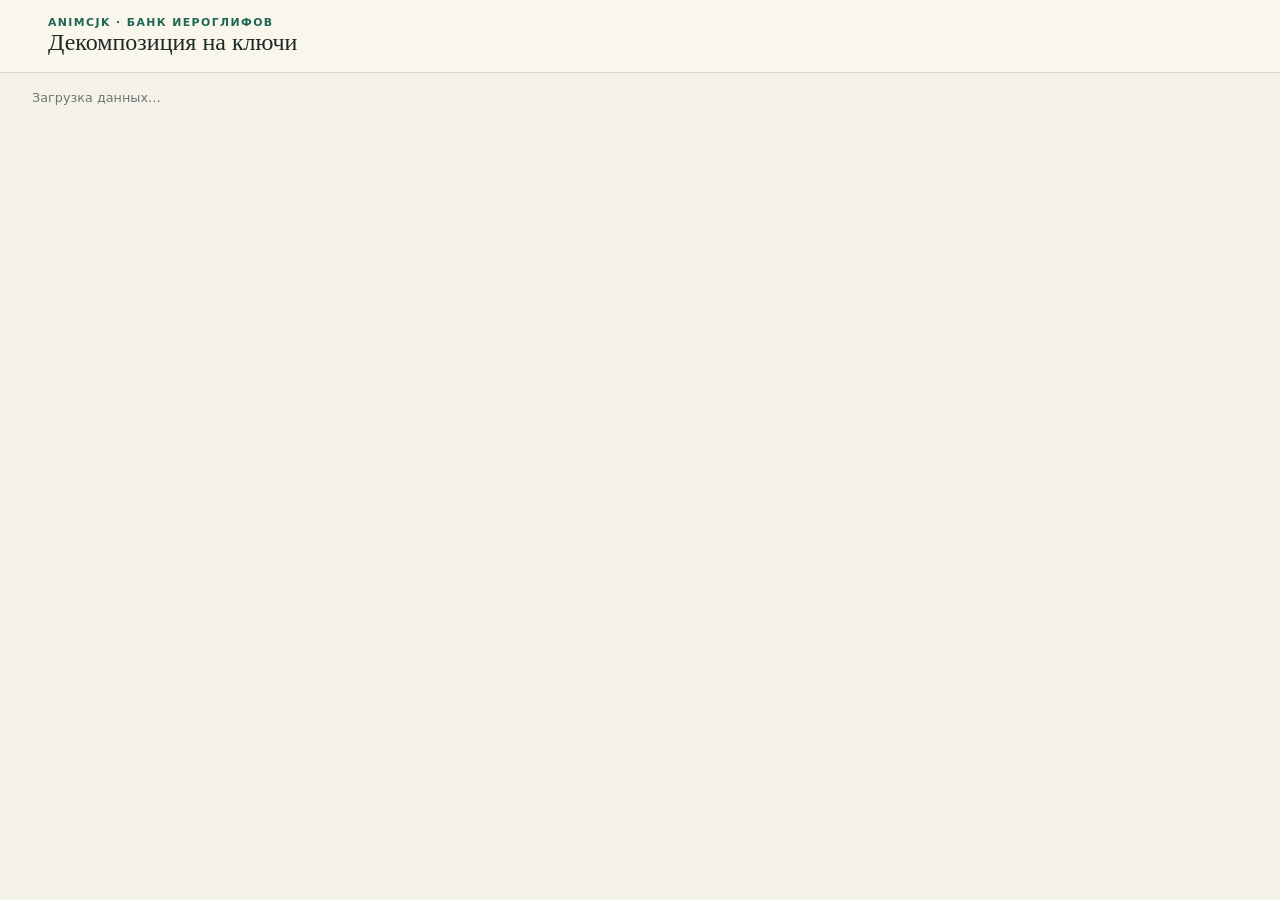
<file: index.html>
<!doctype html>
<html lang="ru">
<head>
  <meta charset="utf-8">
  <meta name="viewport" content="width=device-width, initial-scale=1">
  <meta http-equiv="refresh" content="0; url=./exercises/bank.html">
  <title>Банк иероглифов — декомпозиция</title>
</head>
<body>
  <p><a href="./exercises/bank.html">Банк иероглифов — декомпозиция</a></p>
</body>
</html>
</file>
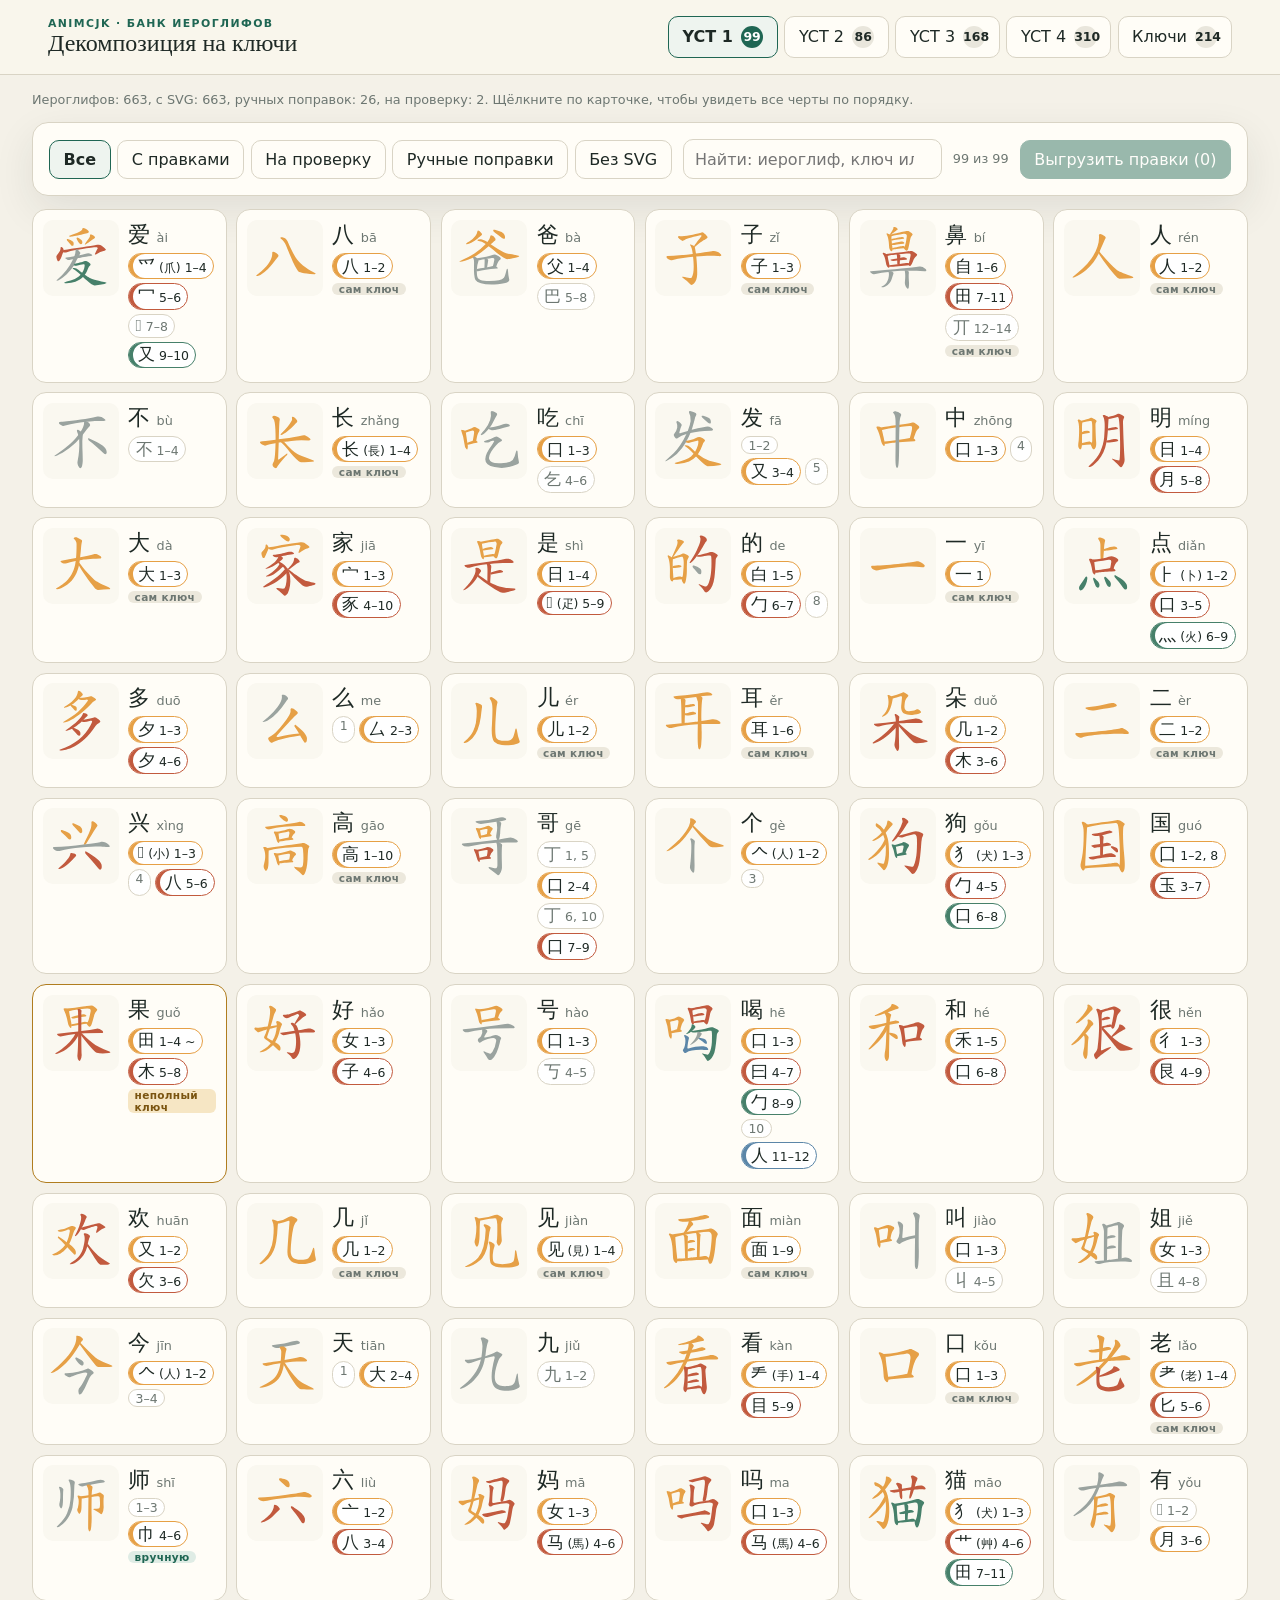
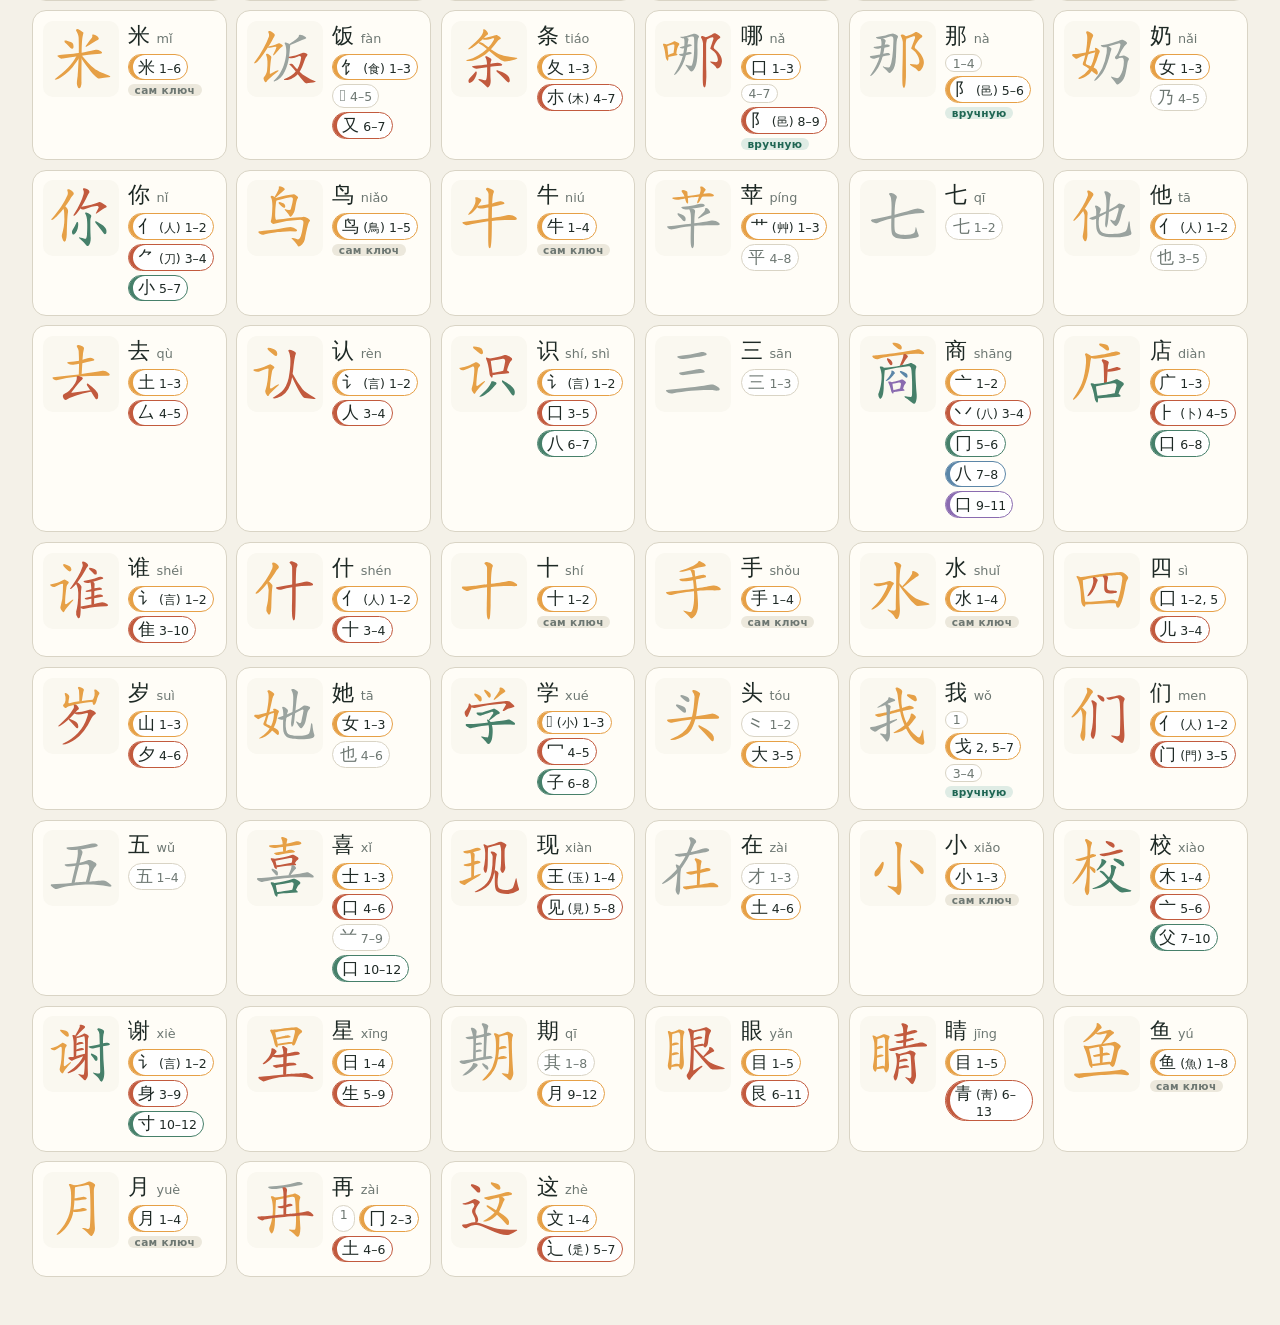
<file: exercises/bank.html>
<!doctype html>
<html lang="ru">
<head>
  <meta charset="utf-8">
  <meta name="viewport" content="width=device-width, initial-scale=1">
  <meta name="color-scheme" content="light">
  <title>Банк иероглифов — декомпозиция</title>
  <link rel="stylesheet" href="./styles.css">
  <link rel="stylesheet" href="./bank.css">
</head>
<body>
  <header class="ed-top">
    <div>
      <p class="ed-eyebrow">ANIMCJK · БАНК ИЕРОГЛИФОВ</p>
      <h1>Декомпозиция на ключи</h1>
    </div>
    <nav id="tabs" class="ed-tabs" role="tablist" aria-label="Раздел"></nav>
  </header>
  <main class="ed-main">
    <p id="status" class="ed-hint" role="status">Загрузка данных…</p>
    <section id="toolbar" class="ed-card bk-toolbar" hidden>
      <div id="filters" class="ed-tabs" role="group" aria-label="Фильтр"></div>
      <input id="search" class="bk-search" type="search" placeholder="Найти: иероглиф, ключ или пиньинь" autocomplete="off" spellcheck="false">
      <span id="count" class="ed-hint"></span>
      <button id="export" class="primary" type="button" disabled>Выгрузить правки (0)</button>
      <button id="reset" type="button" hidden>Сбросить все</button>
    </section>
    <section id="grid" class="bk-grid" hidden></section>
    <section id="keys" class="ed-card" hidden></section>
    <dialog id="detail" class="bk-detail"></dialog>
  </main>
  <script type="module" src="./bank-page.js"></script>
</body>
</html>
</file>
<file: exercises/styles.css>
:root {
  --ink: #1e2925; --muted: #6d7772; --paper: #f4f1e8; --card: #fffdf7; --line: #d9d4c5;
  --green: #1f6653; --red: #b94d42; --amber: #b07d1f; --glyph: #171d1b;
  --shadow: 0 14px 40px rgb(34 49 42 / 9%);
  font-family: Inter, ui-sans-serif, system-ui, -apple-system, "Segoe UI", sans-serif;
  color: var(--ink); background: var(--paper);
}
* { box-sizing: border-box; }
[hidden] { display: none !important; }
body { margin: 0; min-width: 320px; background: var(--paper); }
button, input, select { font: inherit; }
button, input { border: 1px solid var(--line); border-radius: 10px; background: var(--card); color: var(--ink); }
button { padding: .55rem .85rem; cursor: pointer; transition: .14s ease; }
button:hover:not(:disabled) { border-color: var(--green); }
button:disabled { cursor: not-allowed; opacity: .45; }
button.primary { border-color: var(--green); background: var(--green); color: #fff; }
:focus-visible { outline: 3px solid #e4b44f; outline-offset: 2px; }
h1, h2, h3, p { margin: 0; }
h1 { font-family: Georgia, serif; font-size: 1.5rem; font-weight: 500; }
h2 { font-size: 1.05rem; }

/* ------------------------------------------------------------ редактор */
.ed-top { display: flex; flex-wrap: wrap; align-items: center; justify-content: space-between; gap: 1rem; padding: 1rem clamp(1rem, 4vw, 3rem); border-bottom: 1px solid var(--line); background: #f9f6ec; }
.ed-eyebrow, .ed-label { color: var(--green); font-size: .68rem; font-weight: 800; letter-spacing: .13em; text-transform: uppercase; }
.ed-tabs { display: flex; flex-wrap: wrap; gap: .4rem; }
.ed-tab { display: flex; align-items: center; gap: .5rem; }
.ed-tab b { display: grid; place-items: center; width: 1.4rem; height: 1.4rem; border-radius: 50%; background: #e9e6dc; font-size: .78rem; }
.ed-tab.is-active { border-color: var(--green); background: #eef4ef; font-weight: 600; }
.ed-tab.is-active b { background: var(--green); color: #fff; }
.ed-main { width: min(1280px, 100%); margin: auto; padding: 1rem clamp(.75rem, 2.5vw, 2rem) 3rem; display: grid; gap: .8rem; }
.ed-card { padding: 1rem; border: 1px solid var(--line); border-radius: 16px; background: var(--card); box-shadow: var(--shadow); min-width: 0; }
.ed-composer { display: flex; flex-wrap: wrap; align-items: end; gap: .7rem; }
.ed-field { display: grid; gap: .3rem; }
.ed-grow { flex: 1 1 14rem; }
.ed-field input { min-height: 46px; padding: .5rem .7rem; }
.ed-hanzi-input { font-family: "Noto Serif SC", "Songti SC", SimSun, serif; font-size: 1.5rem; }
.ed-hint { color: var(--muted); font-size: .8rem; line-height: 1.45; }
.ed-hint.is-error, .ed-problems { color: var(--red); }
.ed-empty { color: var(--muted); font-size: .85rem; }
.ed-check { display: inline-flex; align-items: center; gap: .4rem; font-size: .82rem; color: var(--muted); }
.ed-check input { width: auto; }

.ed-chars { display: flex; flex-wrap: wrap; gap: .4rem; }
.ed-char { min-width: 3.2rem; padding: .3rem .6rem; font-family: "Noto Serif SC", "Songti SC", serif; font-size: 1.6rem; border-bottom-width: 4px; }
.ed-char.is-ok { border-bottom-color: var(--green); }
.ed-char.is-bad { border-bottom-color: var(--amber); }
.ed-char.is-active { background: #eef4ef; border-color: var(--green); }

.ed-editor { display: grid; grid-template-columns: minmax(280px, 400px) 1fr; gap: .8rem; align-items: start; }
@media (max-width: 860px) { .ed-editor { grid-template-columns: 1fr; } }
.ed-canvas-head { display: flex; justify-content: space-between; align-items: center; margin-bottom: .5rem; }
.ed-canvas, .pl-glyph { aspect-ratio: 1; border-radius: 12px; background-color: #faf8f0; background-image: linear-gradient(#e4e0d5 1px, transparent 1px), linear-gradient(90deg, #e4e0d5 1px, transparent 1px); background-size: 12.5% 12.5%; overflow: hidden; }
.ed-canvas svg, .pl-glyph svg { display: block; width: 100%; height: 100%; padding: 6%; }
.ed-stroke { fill: var(--glyph); transition: fill .12s; }
.ed-stroke.is-clickable { cursor: pointer; }
.ed-stroke.is-clickable:hover { fill: var(--red); }
.ed-stroke.is-cut { fill: rgb(193 78 66 / 55%); }
.ed-stroke.is-hover { fill: #e4b44f !important; }
.ed-badge circle { fill: #fff; stroke: #aaa; stroke-width: 4; }
.ed-badge text { font: 700 34px sans-serif; fill: #555; }

.ed-inspector { display: grid; gap: .6rem; align-content: start; }
.ed-row { display: flex; align-items: center; gap: .6rem; padding: .3rem .4rem; border-radius: 10px; }
.ed-row:hover { background: #f2efe4; }
.ed-num { min-width: 2.6rem; font-family: ui-monospace, monospace; font-size: .8rem; color: var(--muted); }
.ed-stroke-icon { display: grid; place-items: center; width: 2.4rem; height: 2.4rem; border: 1px solid var(--line); border-radius: 8px; background: #fff; }
.ed-stroke-icon svg { width: 80%; height: 80%; }
.ed-stroke-icon.is-unknown { color: var(--red); font-weight: 700; }
.ed-row-note { flex: 1; font-size: .75rem; color: var(--muted); }
.ed-link { padding: .2rem .4rem; border: 0; background: none; color: var(--green); font-size: .78rem; text-decoration: underline; }
.ed-picker { display: grid; grid-template-columns: repeat(auto-fill, minmax(2.6rem, 1fr)); gap: .3rem; padding: .5rem; border: 1px dashed var(--line); border-radius: 10px; }
.ed-pick { aspect-ratio: 1; padding: .2rem; }
.ed-pick svg { width: 100%; height: 100%; }

.ed-chips { display: flex; flex-wrap: wrap; gap: .4rem; }
.ed-chip { display: inline-flex; flex-direction: column; align-items: center; min-width: 3.2rem; padding: .25rem .5rem; line-height: 1.1; }
.ed-chip small { color: var(--muted); font-size: .65rem; }
.ed-chip-char { font-family: "Noto Serif SC", "Songti SC", serif; font-size: 1.5rem; }
.ed-chip.is-on { border-color: var(--green); background: #e3efe8; }
.ed-chip.is-disabled { opacity: .35; cursor: not-allowed; }
.ed-chip.is-decoy { flex-direction: row; gap: .3rem; padding-right: .2rem; }
.ed-x { padding: 0 .35rem; border: 0; background: none; color: var(--red); font-size: 1.1rem; }
.ed-key-card { display: grid; gap: .5rem; padding: .7rem; border: 1px solid var(--line); border-left: 6px solid var(--key-color); border-radius: 12px; }
.ed-key-head { display: flex; align-items: center; gap: .6rem; }
.ed-badge-num { display: grid; place-items: center; width: 1.7rem; height: 1.7rem; border-radius: 50%; background: var(--key-color); color: #fff; font-weight: 700; }
.ed-key-char { font-family: "Noto Serif SC", "Songti SC", serif; font-size: 2rem; }
.ed-key-actions { display: flex; flex-wrap: wrap; gap: .4rem; }
.ed-search { width: 100%; padding: .45rem .6rem; margin-bottom: .4rem; }
.ed-pool { max-height: 15rem; overflow: auto; padding: .4rem; border: 1px dashed var(--line); border-radius: 10px; }
.ed-problems { margin: 0; padding-left: 1.2rem; font-size: .82rem; }
.ed-preview-head { display: flex; flex-wrap: wrap; align-items: center; gap: .7rem; margin-bottom: .6rem; }
.ed-preview-head h2 { margin-right: auto; }
.ed-file { padding: .5rem .8rem; border: 1px solid var(--line); border-radius: 10px; cursor: pointer; font-size: .9rem; }
.ed-file input { display: none; }

/* ------------------------------------------------------------ банк иероглифов */
.ed-bank { display: grid; gap: .6rem; }
.ed-bank-head { display: flex; flex-wrap: wrap; align-items: center; gap: .7rem; }
.ed-bank-groups { display: flex; flex-wrap: wrap; gap: .4rem; flex: 1 1 auto; }
.ed-bank-grid { display: grid; grid-template-columns: repeat(auto-fill, minmax(2.9rem, 1fr)); gap: .3rem; max-height: 17rem; overflow-y: auto; padding: .2rem; }
.ed-bank-tile { padding: .2rem 0; font-family: "Noto Serif SC", "Songti SC", SimSun, serif; font-size: 1.5rem; line-height: 1.25; }
.ed-bank-tile.is-on { border-color: var(--green); background: #e3efe8; }
.ed-bank-tile.is-flagged { border-bottom: 3px solid var(--amber); }
.ed-bank-tile.is-disabled { opacity: .3; cursor: not-allowed; }
a.ed-link { color: var(--green); font-size: .82rem; }
</file>
<file: exercises/bank.css>
/* Страница банка иероглифов: таблица декомпозиции для проверки педагогом. */
.bk-toolbar { display: flex; flex-wrap: wrap; align-items: center; gap: .7rem; }
.bk-search { flex: 1 1 14rem; min-height: 40px; padding: .4rem .7rem; }
.bk-grid { display: grid; grid-template-columns: repeat(auto-fill, minmax(190px, 1fr)); gap: .6rem; }
.bk-card { display: grid; grid-template-columns: 76px 1fr; gap: .6rem; align-items: start; padding: .6rem; text-align: left; border-radius: 14px; }
.bk-card.is-flagged { border-color: var(--amber); }
.bk-card.is-missing { opacity: .6; }
.bk-glyph { width: 76px; aspect-ratio: 1; border-radius: 10px; background: #faf8f0; display: grid; place-items: center; overflow: hidden; }
.bk-glyph svg { width: 100%; height: 100%; padding: 6%; display: block; }
.bk-glyph path { fill: #9aa39f; }
.bk-glyph-text { font-family: "Noto Serif SC", "Songti SC", SimSun, serif; font-size: 2.6rem; color: #b9b4a5; }
.bk-info { display: grid; gap: .25rem; min-width: 0; }
.bk-title { display: flex; align-items: baseline; gap: .4rem; }
.bk-char { font-family: "Noto Serif SC", "Songti SC", SimSun, serif; font-size: 1.35rem; }
.bk-pinyin { color: var(--muted); font-size: .8rem; }
.bk-parts { display: flex; flex-wrap: wrap; gap: .25rem; }
.bk-part { display: inline-flex; align-items: baseline; gap: .25rem; padding: .05rem .4rem; border-radius: 999px; border: 1px solid var(--line); font-size: .78rem; background: #fff; }
.bk-part b { font-family: "Noto Serif SC", "Songti SC", SimSun, serif; font-size: 1.05rem; font-weight: 500; }
.bk-part.is-key { border-color: var(--part-color); box-shadow: inset 4px 0 0 var(--part-color); padding-left: .55rem; }
.bk-part.is-rest { color: var(--muted); }
.bk-badges { display: flex; flex-wrap: wrap; gap: .25rem; }
.bk-badge { padding: 0 .4rem; border-radius: 6px; font-size: .66rem; font-weight: 700; letter-spacing: .03em; background: #ece8dc; color: var(--muted); }
.bk-badge.is-warn { background: #f6e6c4; color: #7a5410; }
.bk-badge.is-manual { background: #dfece5; color: var(--green); }

.bk-detail { width: min(1180px, 96vw); max-height: 92vh; padding: 1.1rem; border: 1px solid var(--line); border-radius: 18px; background: var(--card); color: var(--ink); }
.bk-detail::backdrop { background: rgb(30 41 37 / 45%); }
.bk-detail-grid { display: grid; grid-template-columns: minmax(200px, 300px) minmax(0, 1fr) 232px; gap: 1rem; align-items: start; }
@media (max-width: 900px) { .bk-detail-grid { grid-template-columns: 1fr; } }
.bk-left, .bk-palette { position: sticky; top: 0; }
@media (max-width: 900px) { .bk-left { position: static; } .bk-palette { bottom: 0; top: auto; background: var(--card); border-top: 1px solid var(--line); padding-top: .4rem; } }
.bk-detail-head { display: flex; align-items: baseline; gap: .7rem; margin-bottom: .7rem; }
.bk-detail-head h2 { font-family: "Noto Serif SC", "Songti SC", SimSun, serif; font-size: 2rem; font-weight: 500; }
.bk-detail-head button { margin-left: auto; }
.bk-big { width: 100%; }
.bk-big.bk-glyph { width: 100%; }
.bk-num circle { fill: #fff; stroke: #999; stroke-width: 4; }
.bk-num text { font: 700 34px sans-serif; fill: #444; }
.bk-table { width: 100%; border-collapse: collapse; font-size: .85rem; }
.bk-table th { text-align: left; color: var(--muted); font-size: .7rem; font-weight: 700; letter-spacing: .08em; text-transform: uppercase; padding: .3rem .4rem; border-bottom: 1px solid var(--line); }
.bk-table td { padding: .3rem .4rem; border-bottom: 1px solid #ece8dc; vertical-align: middle; }
.bk-table .zh { font-family: "Noto Serif SC", "Songti SC", SimSun, serif; font-size: 1.2rem; }
.bk-table tr.is-hot td { background: #fbf1d6; }
.bk-swatch { display: inline-block; width: .7rem; height: .7rem; border-radius: 50%; background: var(--part-color, #b9b4a5); margin-right: .35rem; }
.bk-stroke-icon { display: inline-grid; width: 1.9rem; height: 1.9rem; vertical-align: middle; }
.bk-stroke-icon svg { width: 100%; height: 100%; }
.bk-section { margin-top: .9rem; display: grid; gap: .4rem; }
.bk-keys-scroll { overflow-x: auto; }
.bk-used { color: var(--muted); font-family: "Noto Serif SC", "Songti SC", SimSun, serif; }

/* правки черт */
.bk-badge.is-edit { background: #dbe6f0; color: #2f5b80; }
.bk-table tr.is-edited td { background: #eef4fa; }
.bk-stroke-btn { padding: .1rem .3rem; line-height: 0; }
.bk-was { color: var(--muted); font-size: .72rem; }
.bk-was .bk-stroke-icon { width: 1.3rem; height: 1.3rem; opacity: .6; }
.bk-actions { white-space: nowrap; }
.bk-actions button { padding: .15rem .5rem; margin-right: .2rem; }
.bk-picker { display: grid; grid-template-columns: repeat(auto-fill, minmax(2.5rem, 1fr)); gap: .25rem; padding: .3rem 0; }
.bk-pick { padding: .2rem; line-height: 0; aspect-ratio: 1; }
.bk-pick svg { width: 100%; height: 100%; }
.bk-pick.is-on { border-color: var(--green); background: #e3efe8; }

/* палитра справа, выбор ячейки, перетаскивание */
.bk-palette { display: grid; gap: .3rem; padding: .6rem; border: 1px solid var(--line); border-radius: 12px; background: #faf8f0; max-height: calc(92vh - 6rem); overflow-y: auto; }
.bk-pick { cursor: grab; }
.bk-stroke-btn.is-active { border-color: var(--green); background: #e3efe8; box-shadow: 0 0 0 2px var(--green); }
.bk-stroke-btn.is-drop { border-color: #e4b44f; background: #fbf1d6; }
/* правка частей */
.bk-glyph path.is-pickable { cursor: pointer; }
.bk-glyph path.is-selected { stroke: #1e2925; stroke-width: 14; stroke-dasharray: 22 12; }
.bk-pickrow { cursor: pointer; }
.bk-assign { display: grid; gap: .45rem; margin: .5rem 0; padding: .6rem; border: 1px solid #e4b44f; border-radius: 12px; background: #fdf7e6; }
.bk-assign-row { display: flex; flex-wrap: wrap; align-items: center; gap: .4rem; }
.bk-mini { width: 4.2rem; min-height: 36px; padding: .2rem .4rem; text-align: center; font-size: 1.1rem; }
.bk-keygrid { display: grid; grid-template-columns: repeat(auto-fill, minmax(2.7rem, 1fr)); gap: .25rem; max-height: 9.5rem; overflow-y: auto; }
.bk-keypick { display: grid; justify-items: center; padding: .1rem; line-height: 1.1; }
.bk-keypick .zh { font-family: "Noto Serif SC", "Songti SC", SimSun, serif; font-size: 1.25rem; }
.bk-keypick small { color: var(--muted); font-size: .6rem; }

/* выбор ключа в два шага: ключ → начертание */
.bk-keypick.is-on { border-color: var(--green); background: #e3efe8; box-shadow: 0 0 0 2px var(--green); }
.bk-keypick.is-fit { border-bottom: 3px solid var(--green); }
.bk-variants { display: grid; gap: .3rem; padding-top: .4rem; border-top: 1px dashed #e4b44f; }
.bk-form { min-width: 3.6rem; padding: .25rem .5rem; }
.bk-form .zh { font-size: 1.7rem; }
</file>
